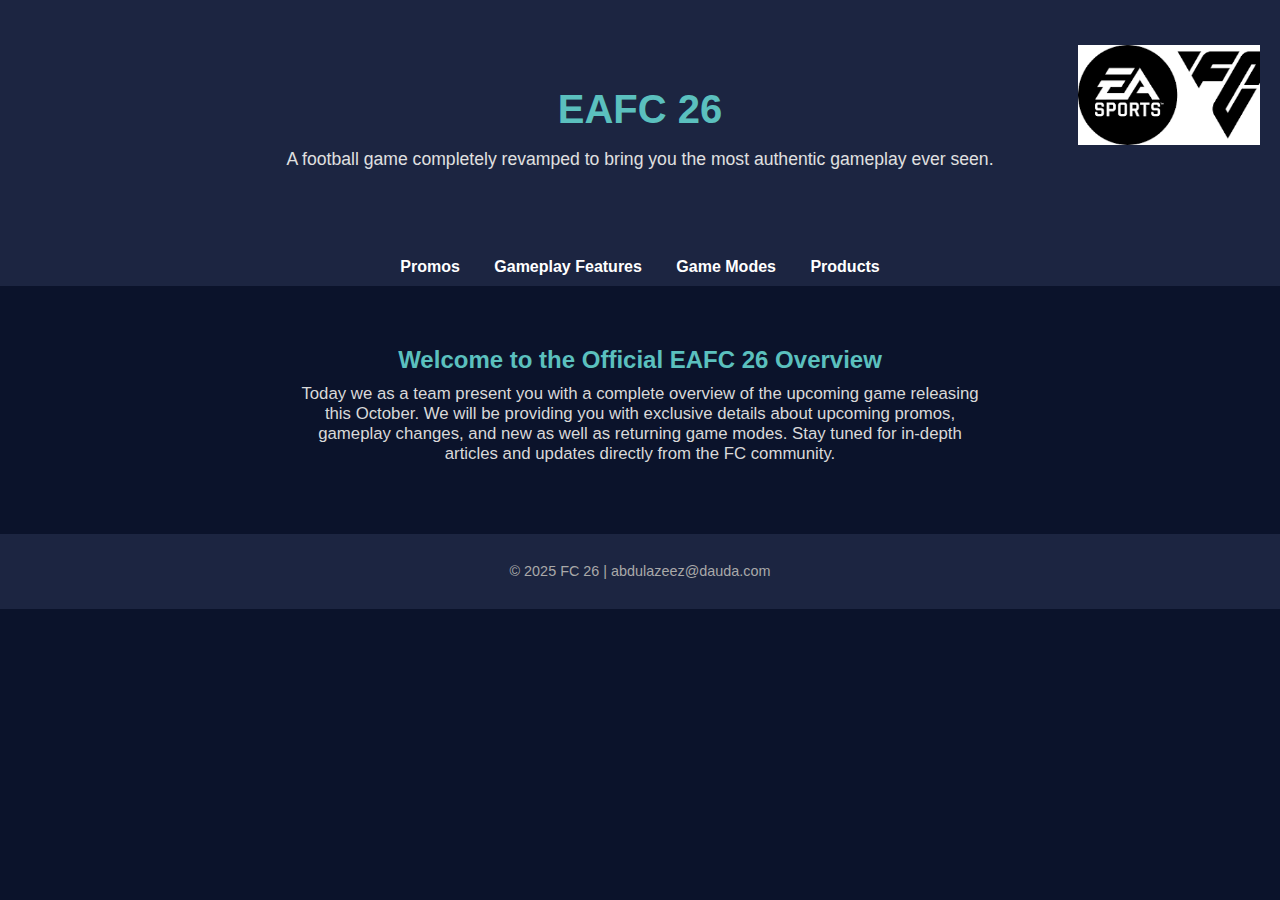
<file: index.html>
<!DOCTYPE html>
<html lang="en">
<head>
  <meta charset="UTF-8">
  <meta name="viewport" content="width=device-width, initial-scale=1.0">
  <meta name="description" content="Latest news of FC26">
  <title>EAFC 26 | Official Info Hub</title>
  <link rel="stylesheet" href="project.css">
</head>
<body>
 
  <header class="fifa">
    <div class="fifatext">
      <h1>EAFC 26</h1>
      <p>A football game completely revamped to bring you the most authentic gameplay ever seen.</p>
    </div>
    <img src="download.png" alt="EAFC 26 Logo" class="fifa-img">
  </header>

  <nav>
    <ul>
      <li><a href="promos.html">Promos</a></li>
      <li><a href="gameplay.html">Gameplay Features</a></li>
      <li><a href="gamemode.html">Game Modes</a></li>
      <li><a href="product.html">Products</a></li>
    </ul>
  </nav>

  <main>
    <section class="intro">
      <h2>Welcome to the Official EAFC 26 Overview</h2>
      <p>
        Today we as a team present you with a complete overview of the upcoming game releasing this October. 
        We will be providing you with exclusive details about upcoming promos, gameplay changes, 
        and new as well as returning game modes. Stay tuned for in-depth articles and updates 
        directly from the FC community.
      </p>
    </section>
  </main>

  <footer>
    <p>© 2025 FC 26 | abdulazeez@dauda.com</p>
  </footer>
</body>
</html>
</file>
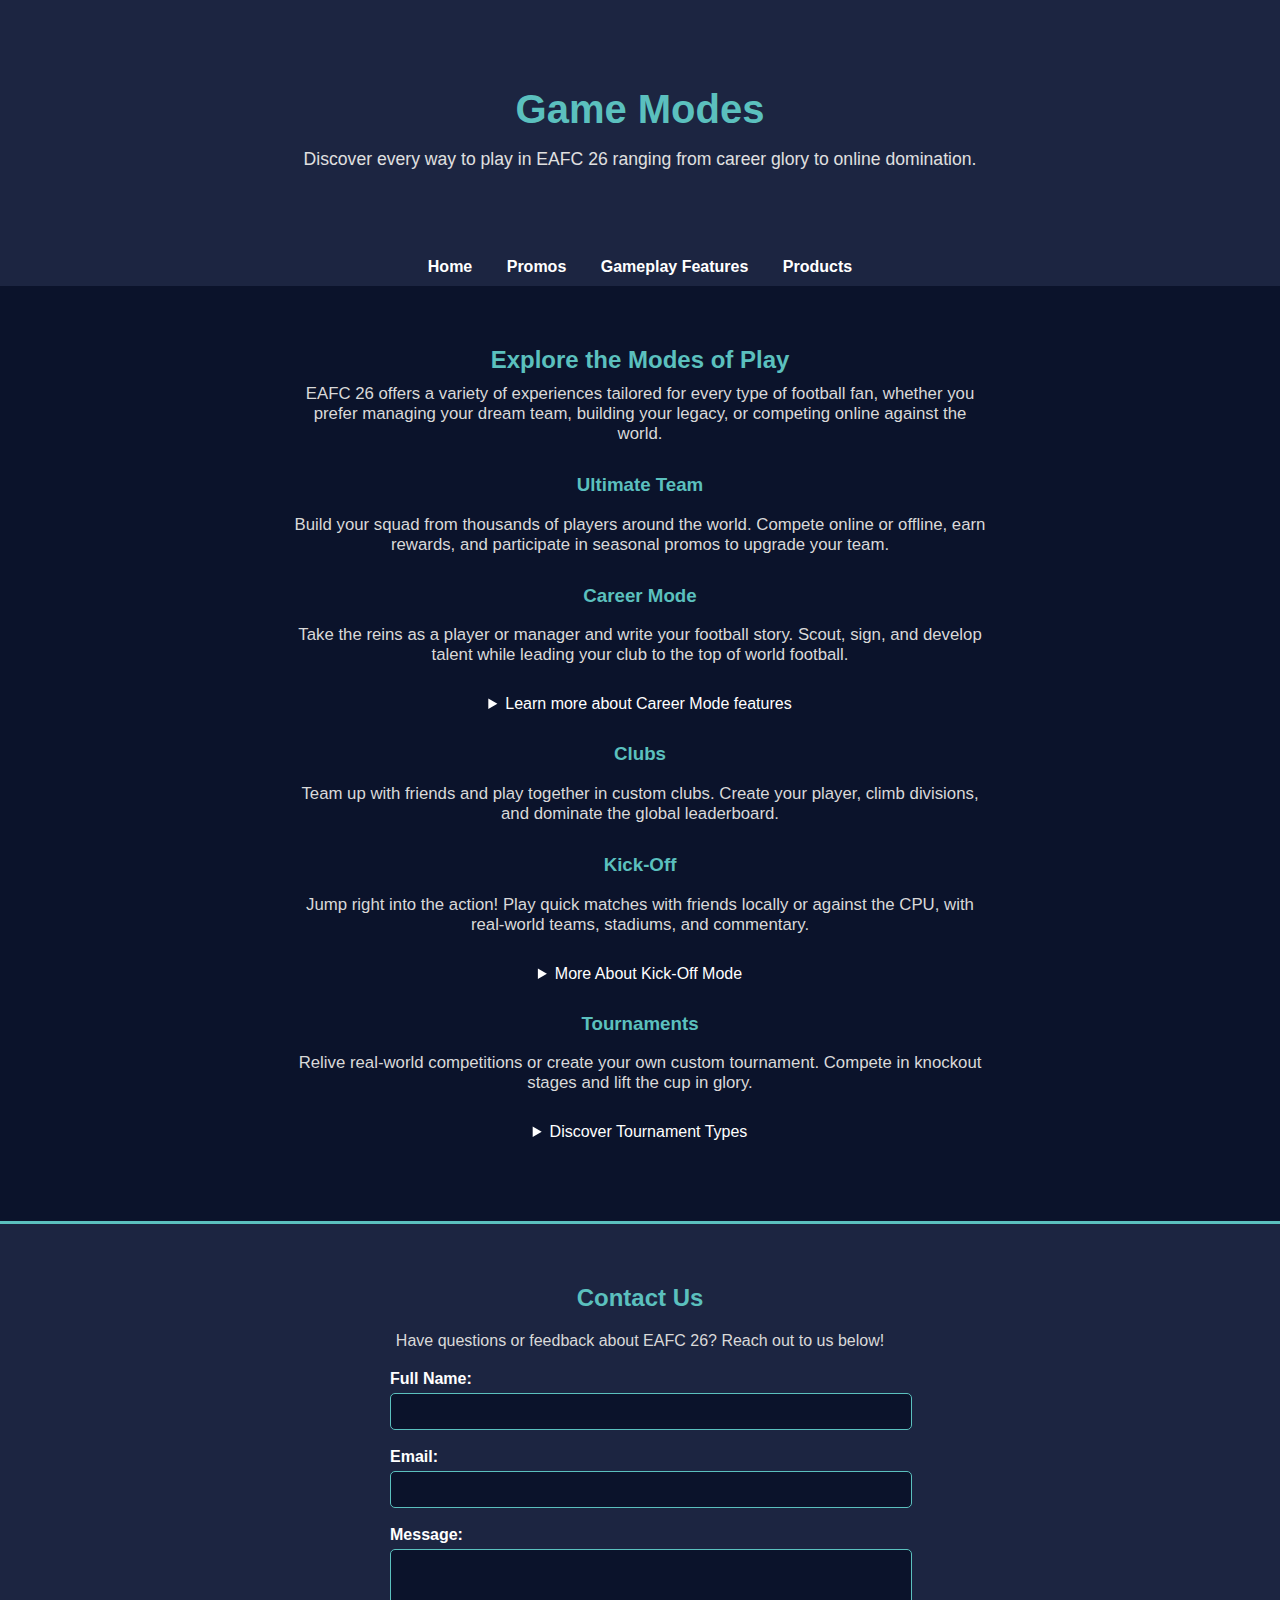
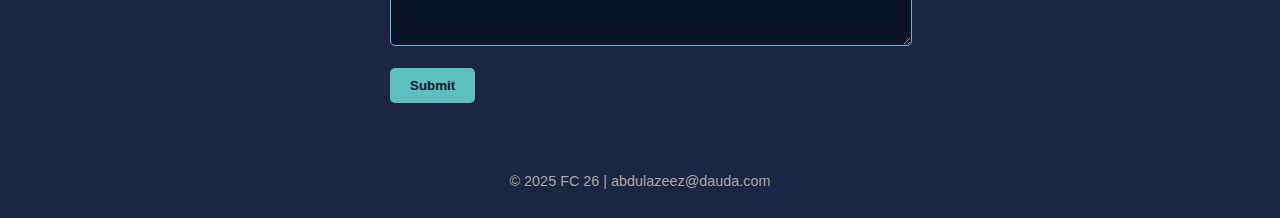
<file: gamemode.html>
<!DOCTYPE html>
<html lang="en">
<head>
  <meta charset="UTF-8">
  <meta name="viewport" content="width=device-width, initial-scale=1.0">
  <meta name="description" content="Showcasing various game modes.">
  <title>Game Modes | EAFC 26</title>
  <link rel="stylesheet" href="project.css">
</head>
<body>

  <header class="fifa">
    <div class="fifatext">
      <h1>Game Modes</h1>
      <p>Discover every way to play in EAFC 26 ranging from career glory to online domination.</p>
    </div>
  </header>

  <nav>
    <ul>
      <li><a href="index.html">Home</a></li>
      <li><a href="promos.html">Promos</a></li>
      <li><a href="gameplay.html">Gameplay Features</a></li>
      <li><a href="product.html">Products</a></li>
    </ul>
  </nav>

  <main>
    <section class="intro">
      <h2>Explore the Modes of Play</h2>
      <p>
        EAFC 26 offers a variety of experiences tailored for every type of football fan, whether you 
        prefer managing your dream team, building your legacy, or competing online against the world.
      </p>
    </section>

    <section>
      <div>
        <h3>Ultimate Team</h3>
        <p>
          Build your squad from thousands of players around the world. Compete online or offline, earn 
          rewards, and participate in seasonal promos to upgrade your team.
        </p>
      </div>

      <div>
        <h3>Career Mode</h3>
        <p>
          Take the reins as a player or manager and write your football story. Scout, sign, and develop 
          talent while leading your club to the top of world football.
        </p>  
        <details>
        <summary>Learn more about Career Mode features</summary>
        <p>
        Career Mode now includes a dynamic player growth system, improved transfer negotiations,
        and more in-depth press interactions that impact player morale.
        </p>
        </details>

      </div>

      <div>
        <h3>Clubs</h3>
        <p>
          Team up with friends and play together in custom clubs. Create your player, climb divisions, 
          and dominate the global leaderboard.
        </p>
      </div>

      <div>
        <h3>Kick-Off</h3>
        <p>
          Jump right into the action! Play quick matches with friends locally or against the CPU, with 
          real-world teams, stadiums, and commentary.
        </p>
        <details>
        <summary>More About Kick-Off Mode</summary>
        <p>
        In Kick-Off, you can now save custom matchups, track head-to-head records, 
        and explore new stadium atmospheres and commentary styles for a more immersive experience.
        </p>
        </details>
      </div>

      <div>
        <h3>Tournaments</h3>
        <p>
          Relive real-world competitions or create your own custom tournament. Compete in knockout stages 
          and lift the cup in glory.
        </p>
        <details>
        <summary>Discover Tournament Types</summary>
        <ul>
        <li>Ultimate Scream</li>
        <li>FC Pro</li>
        <li>Custom League</li>
        </ul>
        </details>
      </div>
    </section>
  </main>
      <section class="contact">
      <h2>Contact Us</h2>
      <p>Have questions or feedback about EAFC 26? Reach out to us below!</p>

      <form method="post" action="https://webdevbasics.net/scripts/demo.php">
        <label for="name">Full Name:</label><br>
        <input type="text" id="name" name="name" required><br><br>

        <label for="email">Email:</label><br>
        <input type="email" id="email" name="email" required><br><br>

        <label for="message">Message:</label><br>
        <textarea id="message" name="message" rows="5" cols="40" required></textarea><br><br>

        <input type="submit" value="Submit">
      </form>
    </section>


  <footer>
    <p>© 2025 FC 26 | abdulazeez@dauda.com</p>
  </footer>
</body>
</html>
</file>
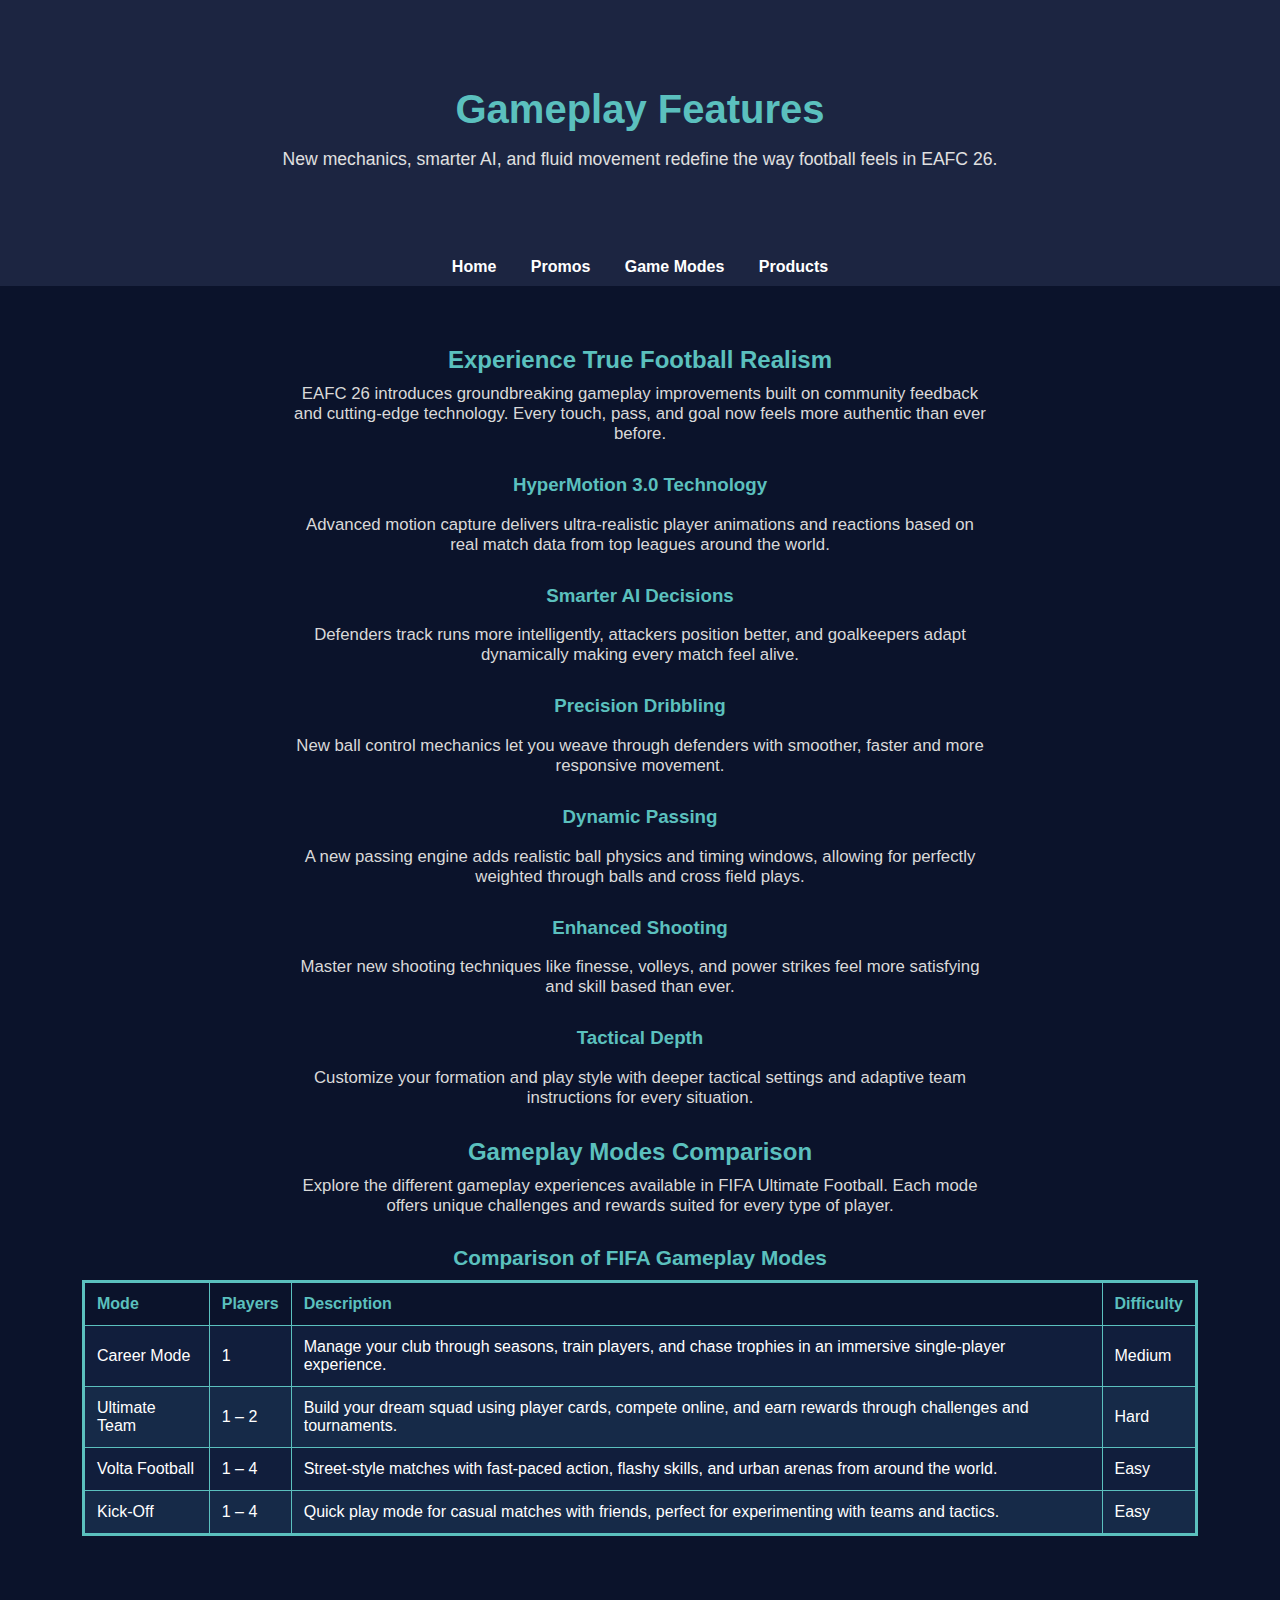
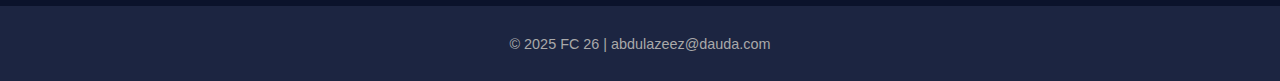
<file: gameplay.html>
<!DOCTYPE html>
<html lang="en">
<head>
  <meta charset="UTF-8">
  <meta name="viewport" content="width=device-width, initial-scale=1.0">
  <meta name="description" content="Showcasing various gameplay features">
  <title>Gameplay Features | EAFC 26</title>
  <link rel="stylesheet" href="project.css">
</head>
<body>

  <header class="fifa">
    <div class="fifatext">
      <h1>Gameplay Features</h1>
      <p>New mechanics, smarter AI, and fluid movement redefine the way football feels in EAFC 26.</p>
    </div>
  </header>

  <nav>
    <ul>
      <li><a href="index.html">Home</a></li>
      <li><a href="promos.html">Promos</a></li>
      <li><a href="gamemode.html">Game Modes</a></li>
      <li><a href="product.html">Products</a></li>
    </ul>
  </nav>

  <main>
    <section class="intro">
      <h2>Experience True Football Realism</h2>
      <p>
        EAFC 26 introduces groundbreaking gameplay improvements built on community feedback and cutting-edge 
        technology. Every touch, pass, and goal now feels more authentic than ever before.
      </p>
    </section>

    <section>
      <div>
        <h3>HyperMotion 3.0 Technology</h3>
        <p>
          Advanced motion capture delivers ultra-realistic player animations and reactions 
          based on real match data from top leagues around the world.
        </p>
      </div>

      <div>
        <h3>Smarter AI Decisions</h3>
        <p>
          Defenders track runs more intelligently, attackers position better, and goalkeepers 
          adapt dynamically making every match feel alive.
        </p>
      </div>

      <div>
        <h3>Precision Dribbling</h3>
        <p>
          New ball control mechanics let you weave through defenders with smoother, faster 
          and more responsive movement.
        </p>
      </div>

      <div>
        <h3>Dynamic Passing</h3>
        <p>
          A new passing engine adds realistic ball physics and timing windows, allowing for 
          perfectly weighted through balls and cross field plays.
        </p>
      </div>

      <div>
        <h3>Enhanced Shooting</h3>
        <p>
          Master new shooting techniques like finesse, volleys, and power strikes feel more 
          satisfying and skill based than ever.
        </p>
      </div>

      <div>
        <h3>Tactical Depth</h3>
        <p>
          Customize your formation and play style with deeper tactical settings and adaptive 
          team instructions for every situation.
        </p>
      </div>
    </section>

    <section>
  <h2>Gameplay Modes Comparison</h2>
  <p>Explore the different gameplay experiences available in FIFA Ultimate Football. Each mode offers unique challenges and rewards suited for every type of player.</p>

  <table>
    <caption>Comparison of FIFA Gameplay Modes</caption>
    <thead>
      <tr>
        <th scope="col">Mode</th>
        <th scope="col">Players</th>
        <th scope="col">Description</th>
        <th scope="col">Difficulty</th>
      </tr>
    </thead>
    <tbody>
      <tr>
        <td>Career Mode</td>
        <td>1</td>
        <td>Manage your club through seasons, train players, and chase trophies in an immersive single-player experience.</td>
        <td>Medium</td>
      </tr>
      <tr>
        <td>Ultimate Team</td>
        <td>1 – 2</td>
        <td>Build your dream squad using player cards, compete online, and earn rewards through challenges and tournaments.</td>
        <td>Hard</td>
      </tr>
      <tr>
        <td>Volta Football</td>
        <td>1 – 4</td>
        <td>Street-style matches with fast-paced action, flashy skills, and urban arenas from around the world.</td>
        <td>Easy</td>
      </tr>
      <tr>
        <td>Kick-Off</td>
        <td>1 – 4</td>
        <td>Quick play mode for casual matches with friends, perfect for experimenting with teams and tactics.</td>
        <td>Easy</td>
      </tr>
    </tbody>
  </table>
</section>
  </main>

  <footer>
    <p>© 2025 FC 26 | abdulazeez@dauda.com</p>
  </footer>
</body>
</html>
</file>
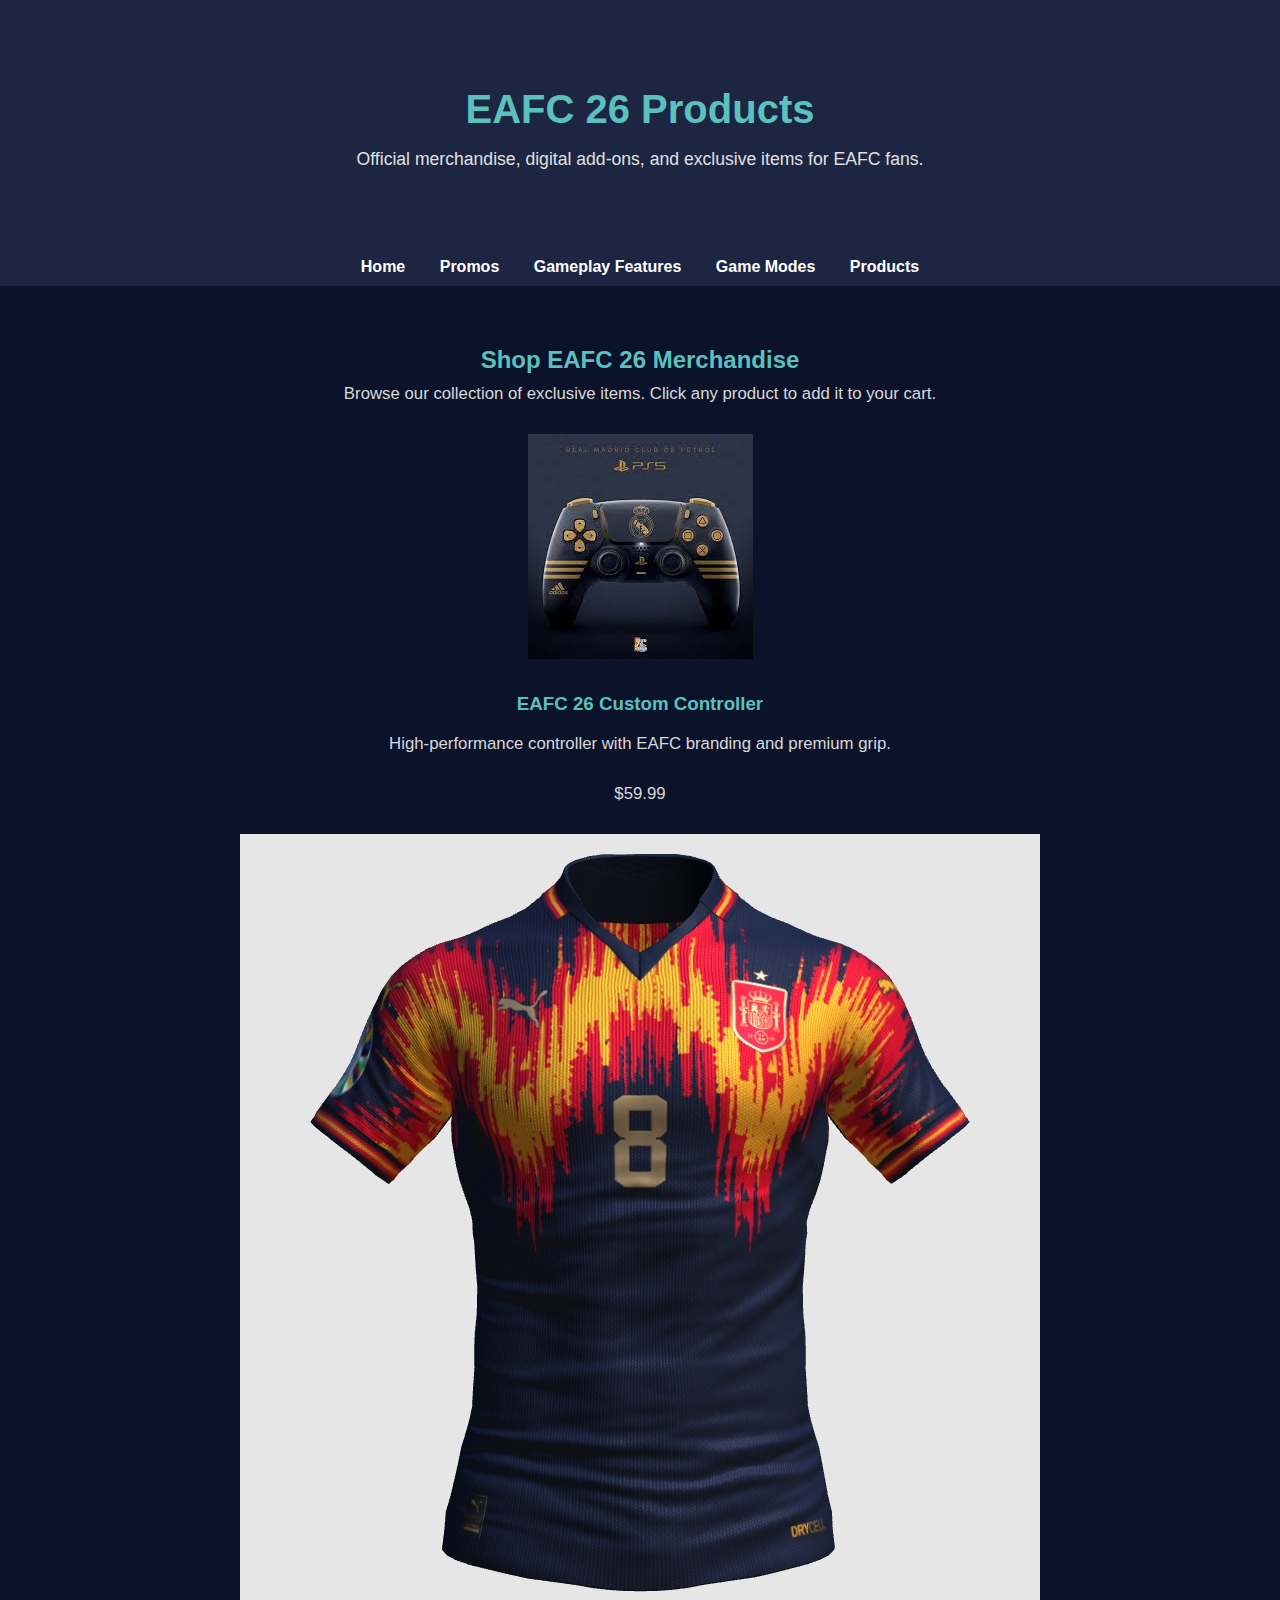
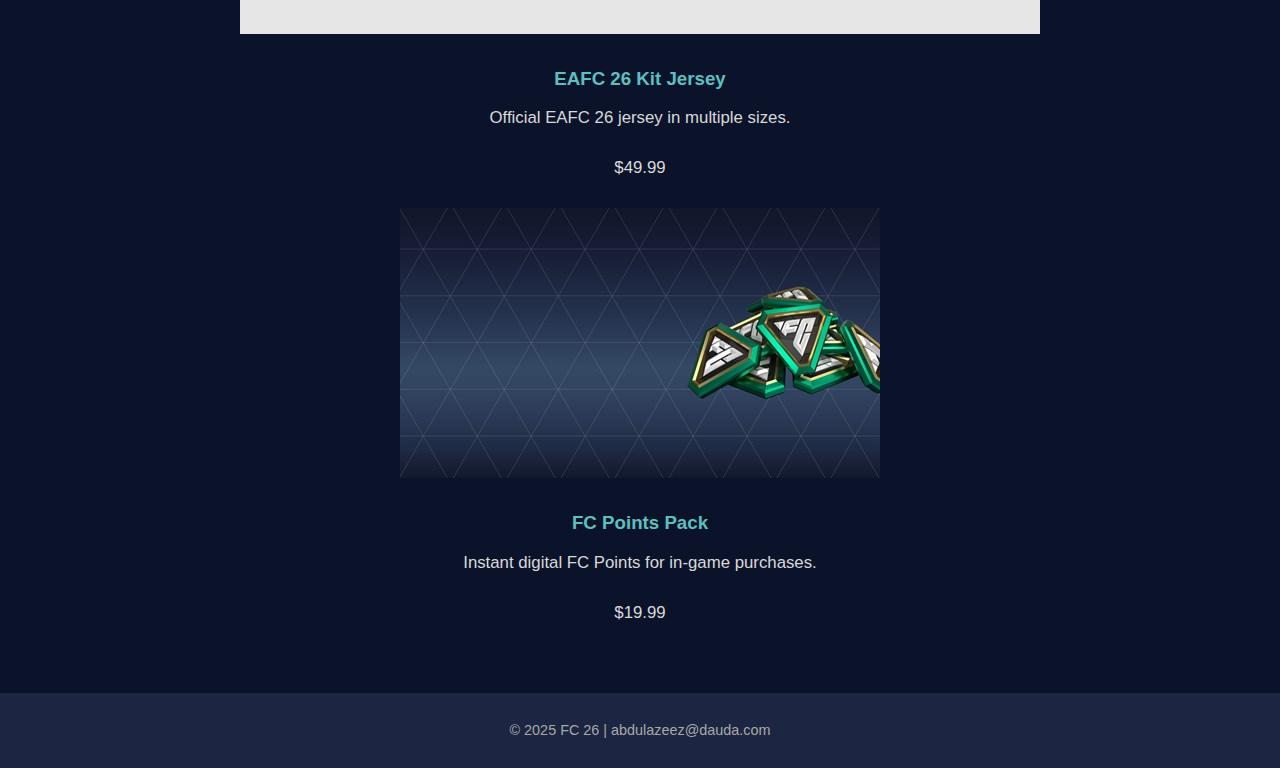
<file: product.html>
<!DOCTYPE html>
<html lang="en">
<head>
  <meta charset="UTF-8">
  <meta name="viewport" content="width=device-width, initial-scale=1.0">
  <meta name="description" content="Merch and in‑game currency">
  <title>Products | EAFC 26 Shop</title>
  <link rel="stylesheet" href="project.css">
</head>
<body>

  <header class="fifa">
    <div class="fifatext">
      <h1>EAFC 26 Products</h1>
      <p>Official merchandise, digital add-ons, and exclusive items for EAFC fans.</p>
    </div>
  </header>

  <nav>
    <ul>
      <li><a href="index.html">Home</a></li>
      <li><a href="promos.html">Promos</a></li>
      <li><a href="gameplay.html">Gameplay Features</a></li>
      <li><a href="gamemode.html">Game Modes</a></li>
      <li><a href="products.html" class="active">Products</a></li>
    </ul>
  </nav>

  <main>
    <section class="intro">
      <h2>Shop EAFC 26 Merchandise</h2>
      <p>Browse our collection of exclusive items. Click any product to add it to your cart.</p>
    </section>

    <section class="product-grid">

      <!-- Product 1 -->
      <div class="product-card">
        <img src="images.jpeg" alt="EAFC 26 Custom Controller">
        <h3>EAFC 26 Custom Controller</h3>
        <p>High‑performance controller with EAFC branding and premium grip.</p>
        <p class="price">$59.99</p>
        <!-- PayPal Button for Controller -->
<div id="paypal-controller"></div>
<script src="https://www.paypal.com/sdk/js?client-id=AX_YnyR7ZXvJRhUbaXxSPFTXOl6KaNyPGF6aIUcDKGbJIwpLyMA3xq0cfum-uI251f-TcilQ3u2tBGZP&currency=USD"></script>
<script>
paypal.Buttons({
    createOrder: function(data, actions) {
        return actions.order.create({
            purchase_units: [{ amount: { value: '59.99' }, description: 'EAFC 26 Custom Controller' }]
        });
    },
    onApprove: function(data, actions) {
        return actions.order.capture().then(function(details) {
            alert('Payment completed by ' + details.payer.name.given_name + '!');
        });
    }
}).render('#paypal-controller');
</script>
      </div>

      <!-- Product 2 -->
      <div class="product-card">
        <img src="GJWNCRAXQAACszV.jpg" alt="EAFC 26 Kit Jersey">
        <h3>EAFC 26 Kit Jersey</h3>
        <p>Official EAFC 26 jersey in multiple sizes.</p>
        <p class="price">$49.99</p>
        <!-- PayPal Button for Jersey -->
<div id="paypal-jersey"></div>
<script>
paypal.Buttons({
    createOrder: function(data, actions) {
        return actions.order.create({
            purchase_units: [{ amount: { value: '49.99' }, description: 'EAFC 26 Kit Jersey' }]
        });
    },
    onApprove: function(data, actions) {
        return actions.order.capture().then(function(details) {
            alert('Payment completed by ' + details.payer.name.given_name + '!');
        });
    }
}).render('#paypal-jersey');
</script>
      </div>

      <!-- Product 3 -->
      <div class="product-card">
        <img src="apps.1604.14498868119772737.a043c9b2-fba9-400f-abaf-3df6b2144e10.jpeg" alt="EAFC 26 Points Pack">
        <h3>FC Points Pack</h3>
        <p>Instant digital FC Points for in‑game purchases.</p>
        <p class="price">$19.99</p>
        <!-- PayPal Button for Points Pack -->
<div id="paypal-points"></div>
<script>
paypal.Buttons({
    createOrder: function(data, actions) {
        return actions.order.create({
            purchase_units: [{ amount: { value: '19.99' }, description: 'FC Points Pack' }]
        });
    },
    onApprove: function(data, actions) {
        return actions.order.capture().then(function(details) {
            alert('Payment completed by ' + details.payer.name.given_name + '!');
        });
    }
}).render('#paypal-points');
</script>
      </div>

    </section>
  </main>

  <footer>
    <p>© 2025 FC 26 | abdulazeez@dauda.com</p>
  </footer>

</body>
</html>
</file>
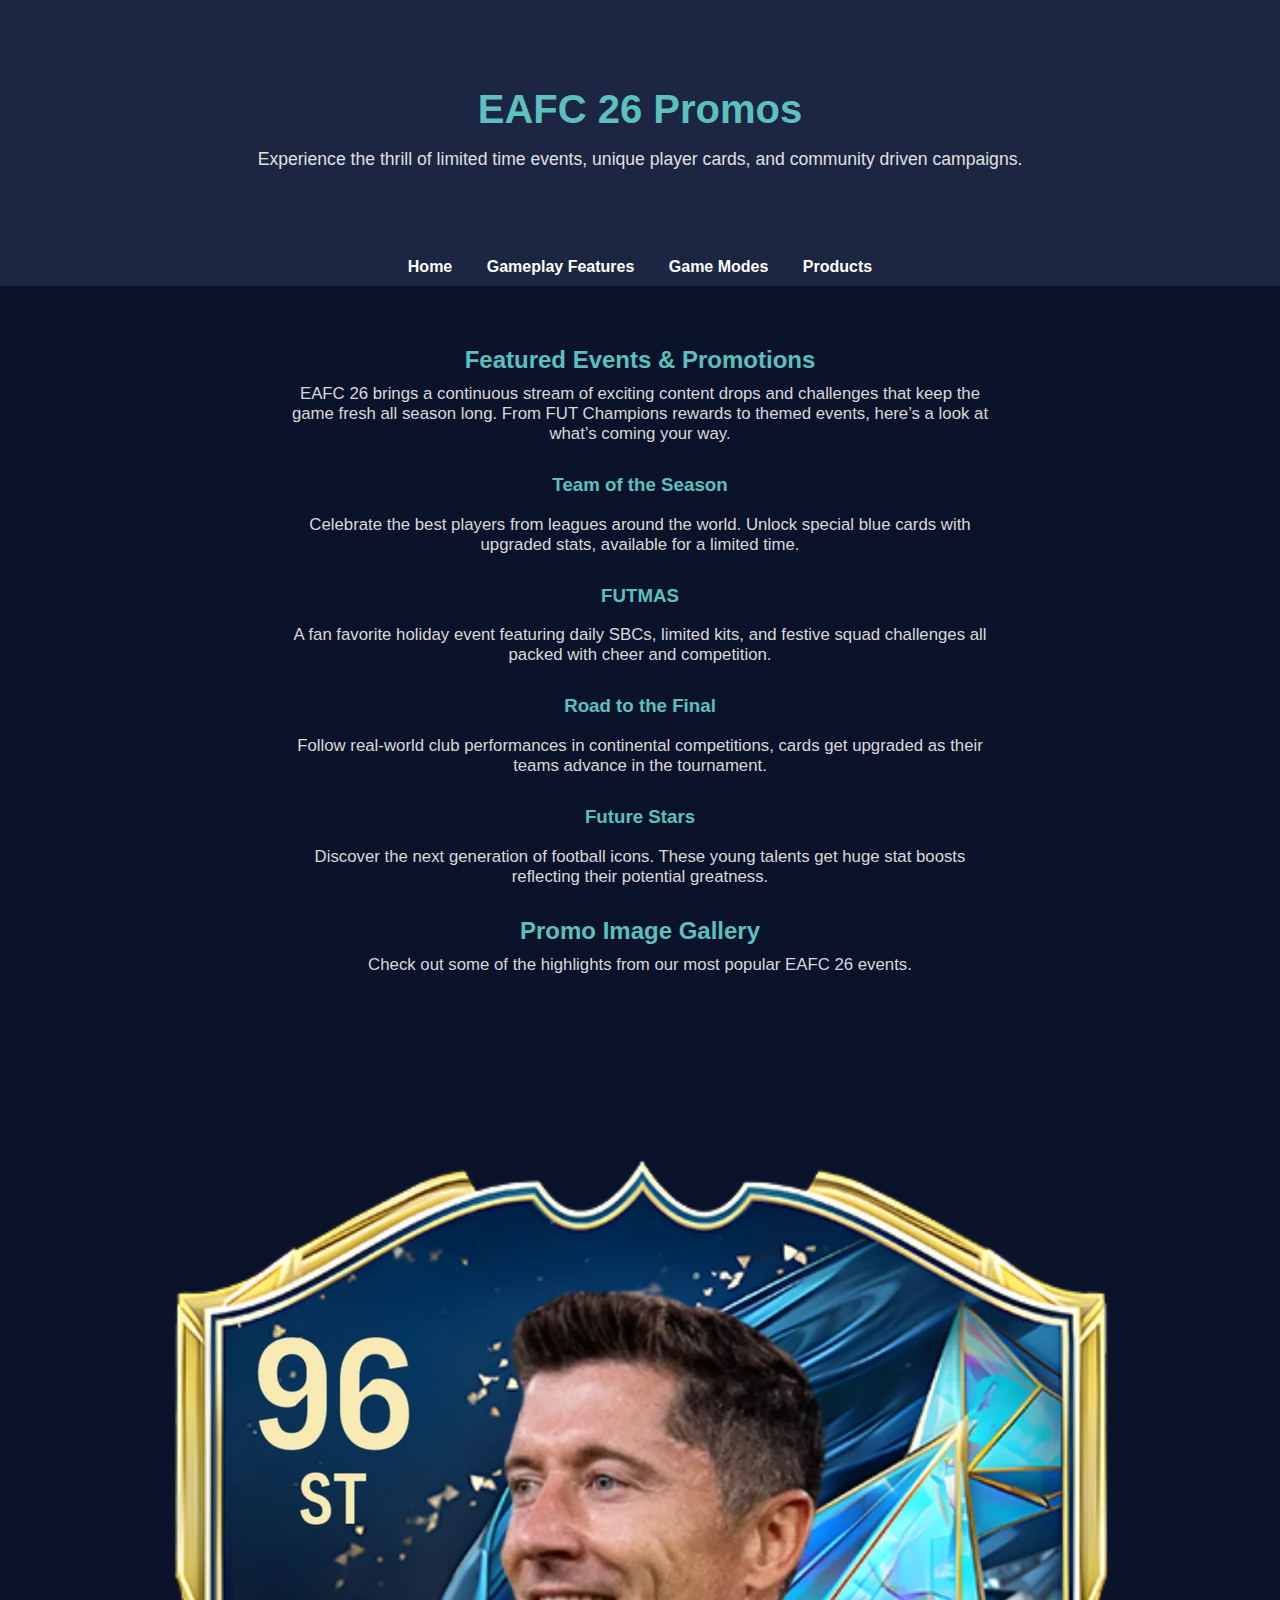
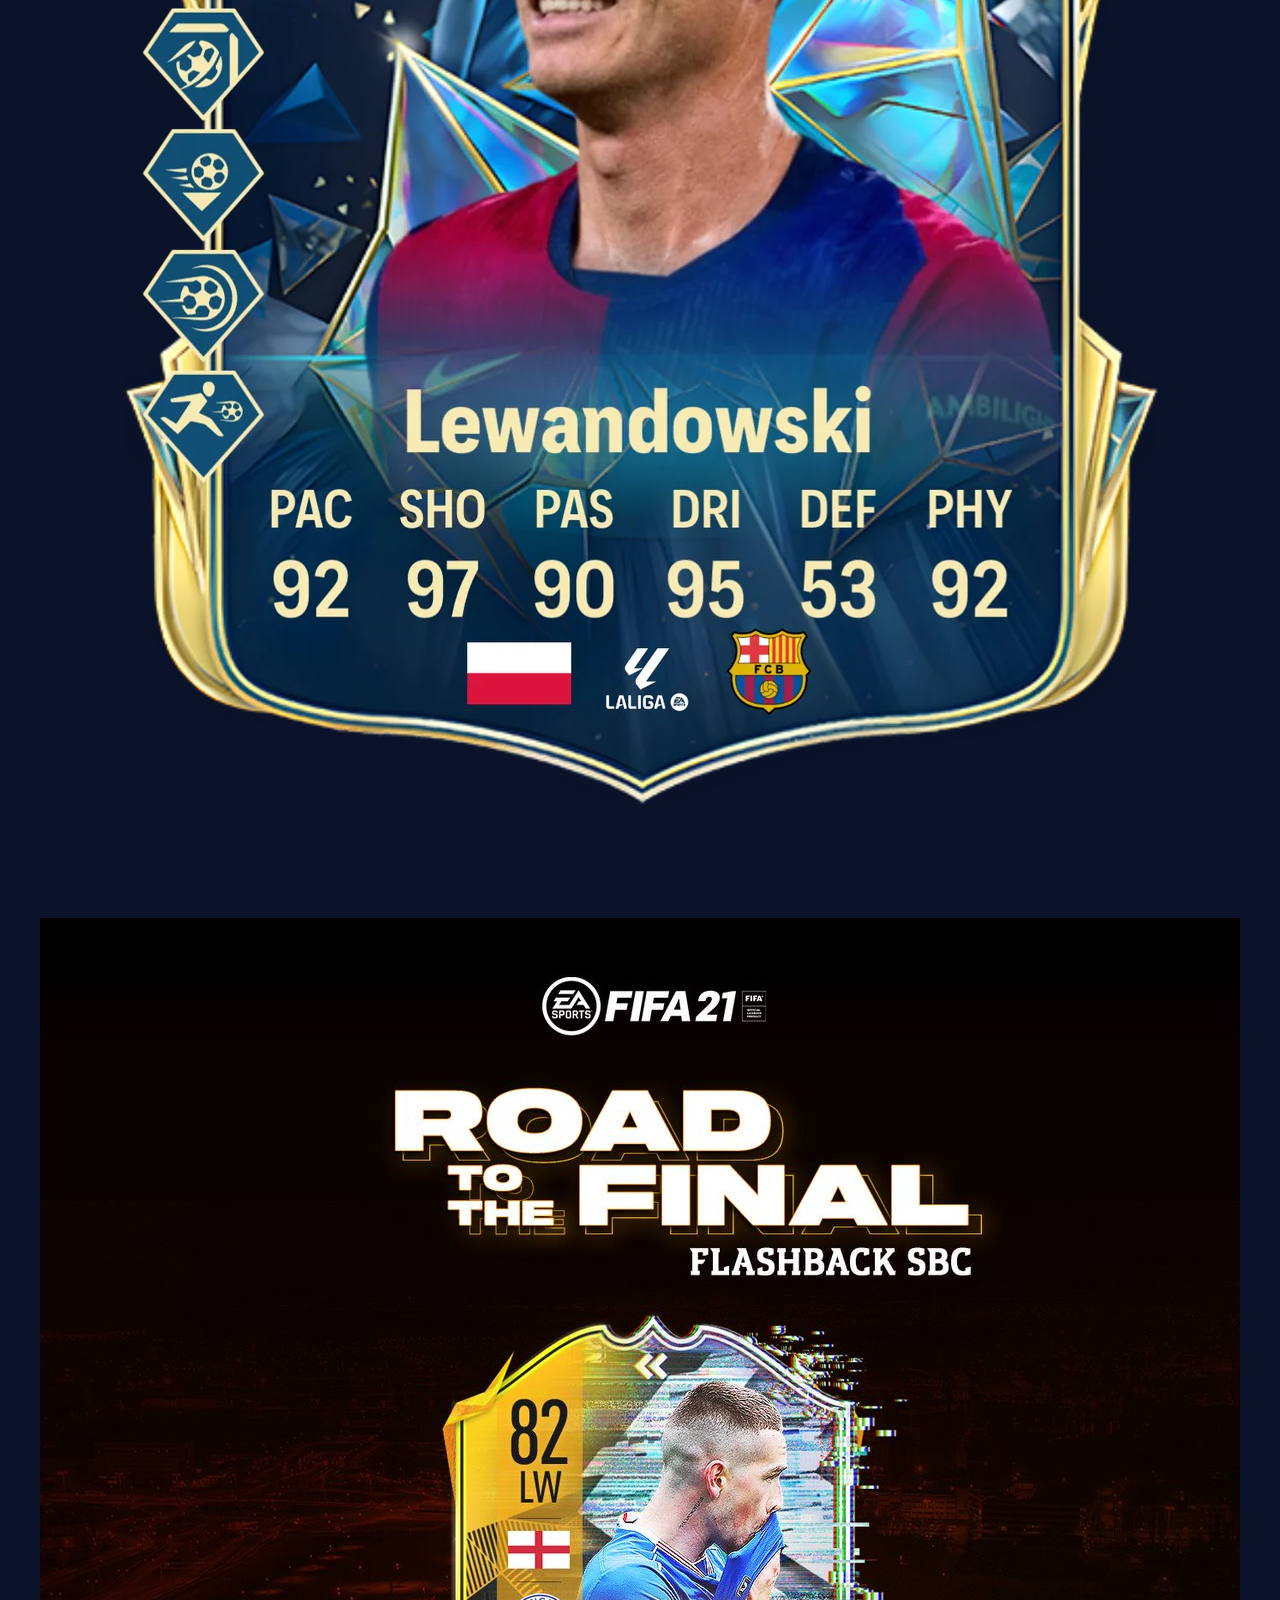
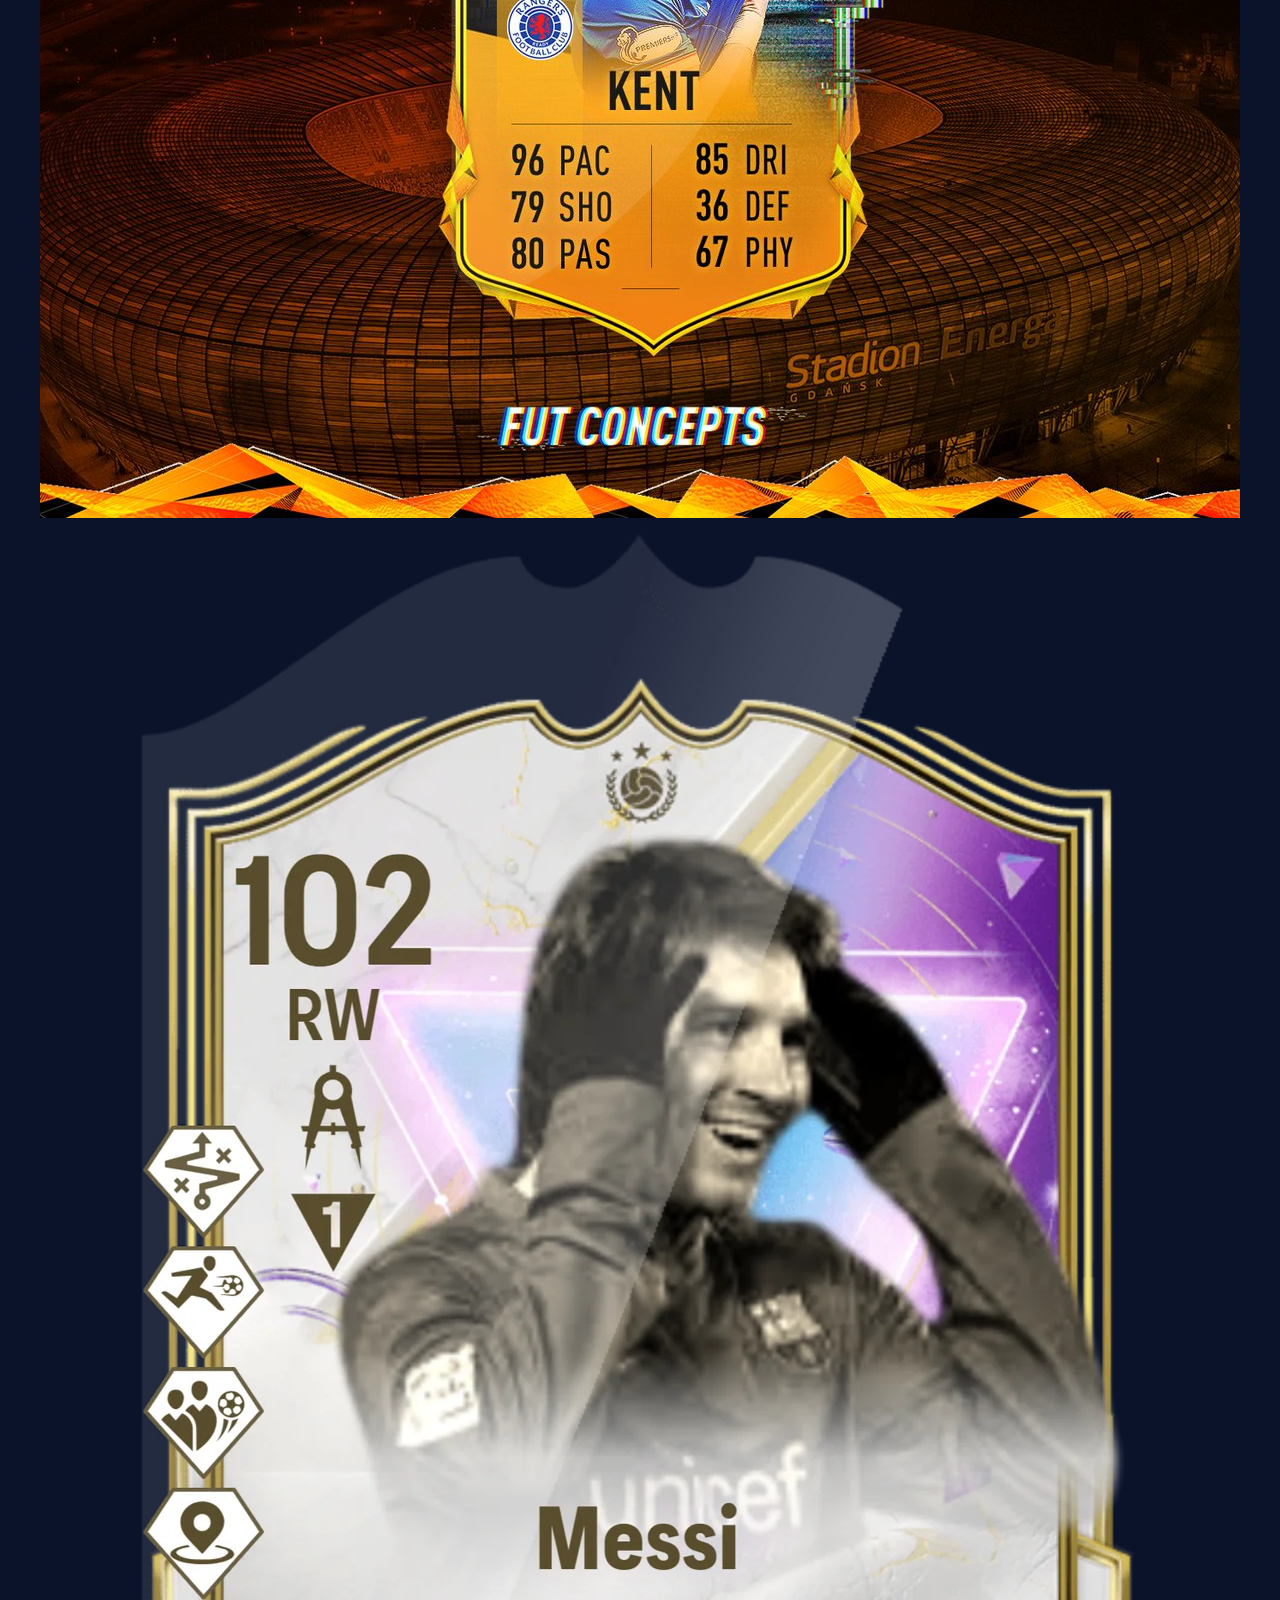
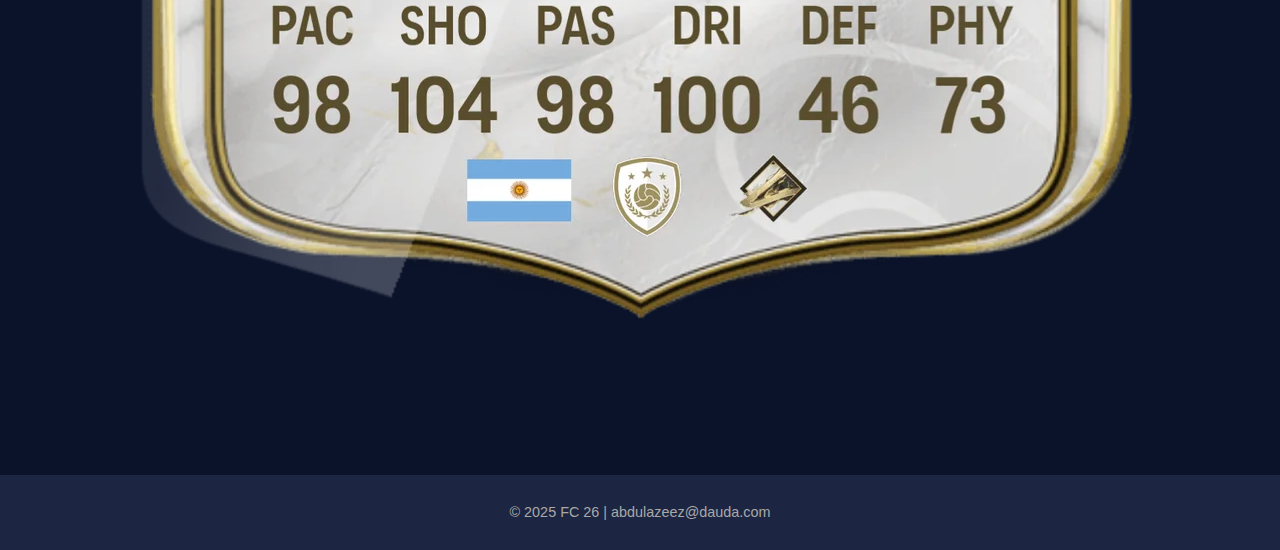
<file: promos.html>
<!DOCTYPE html>
<html lang="en">
<head>
  <meta charset="UTF-8">
  <meta name="viewport" content="width=device-width, initial-scale=1.0">
  <meta name="description" content="Current and upcoming FC promos">
  <title>Promos | EAFC 26</title>
  <link rel="stylesheet" href="project.css">
</head>
<body>

  <header class="fifa">
    <div class="fifatext">
      <h1>EAFC 26 Promos</h1>
      <p>Experience the thrill of limited time events, unique player cards, and community driven campaigns.</p>
    </div>
  </header>

  <nav>
    <ul>
      <li><a href="index.html">Home</a></li>
      <li><a href="gameplay.html">Gameplay Features</a></li>
      <li><a href="gamemode.html">Game Modes</a></li>
      <li><a href="product.html">Products</a></li>
    </ul>
  </nav>

  <main>
    <section class="intro">
      <h2>Featured Events & Promotions</h2>
      <p>
        EAFC 26 brings a continuous stream of exciting content drops and challenges 
        that keep the game fresh all season long. From FUT Champions rewards to 
        themed events, here’s a look at what’s coming your way.
      </p>
    </section>

    <section>
      <div>
        <h3>Team of the Season</h3>
        <p>
          Celebrate the best players from leagues around the world. Unlock special blue cards 
          with upgraded stats, available for a limited time.
        </p>
      </div>

      <div>
        <h3>FUTMAS</h3>
        <p>
          A fan favorite holiday event featuring daily SBCs, limited kits, and festive squad 
          challenges all packed with cheer and competition.
        </p>
      </div>

      <div>
        <h3>Road to the Final</h3>
        <p>
          Follow real-world club performances in continental competitions, cards get upgraded 
          as their teams advance in the tournament.
        </p>
      </div>

      <div>
        <h3>Future Stars</h3>
        <p>
          Discover the next generation of football icons. These young talents get huge stat boosts 
          reflecting their potential greatness.
        </p>
      </div>

      <section class="gallery-section">
      <h2>Promo Image Gallery</h2>
      <p>Check out some of the highlights from our most popular EAFC 26 events.</p>
  
      <div class="gallery">
      <img src="tots-lewandowski-concept-v0-ybynjj4lr61f1.webp" alt="Team of the Season Promo">
      <img src="EmdSW-nXUAE33r1.jpg" alt="Road to the Final">
      <img src="future-stars-icon-concept-v0-yoxtcdyxotie1.webp" alt="Future Stars Promo">
    </div>
</section>

    </section>
  </main>

  <footer>
    <p>© 2025 FC 26 | abdulazeez@dauda.com</p>
  </footer>
</body>
</html>
</file>
<file: project.css>
/* Global Styles */
body {
  margin: 0;
  padding: 0;
  font-family: Tahoma, Arial, sans-serif;
  background-color: #0B132B;
  color: #FFFFFF;
  text-align: center;
}

/* Header */
.fifa {
  background-color: #1C2541;
  padding: 60px 20px;
}

.fifa h1 {
  font-size: 2.5em;
  color: #5BC0BE;
  margin-bottom: 10px;
}

.fifa p {
  font-size: 1.1em;
  color: #E0E0E0;
}

header img {
  position: absolute;
  right: 20px;
  top: 5%;
  height: 100px;
}

/* Navigation Bar */
nav {
  background-color: #1C2541;
  padding: 10px 0;
}

nav ul {
  list-style: none;
  padding: 0;
  margin: 0;
}

nav li {
  display: inline-block;
  margin: 0 15px;
}

nav a {
  text-decoration: none;
  color: #FFFFFF;
  font-weight: bold;
}

nav a:hover {
  color: #5BC0BE;
}

/* Main Content */
main {
  padding: 40px 20px;
}

main h2 {
  color: #5BC0BE;
  margin-bottom: 10px;
}

main p {
  max-width: 700px;
  margin: 10px auto 30px auto;
  color: #D9D9D9;
  font-size: 1.05em;
}

main h3 {
  color: #5BC0BE;
  margin-top: 30px;
}

/* Gameplay Table Styles */
table {
  width: 90%;
  margin: 30px auto;
  border-collapse: collapse;
  background-color: #1C2541;
  color: #FFFFFF;
  border: 3px solid #5BC0BE;
}

caption {
  font-size: 1.3em;
  font-weight: bold;
  color: #5BC0BE;
  margin-bottom: 10px;
}

th, td {
  border: 1.5px solid #5BC0BE;
  padding: 12px;
  text-align: left;
}

th {
  background-color: #0B132B;
  color: #5BC0BE;
}

tr:nth-child(even) {
  background-color: #162A48;
}

tr:nth-child(odd) {
  background-color: #111E3C;
}

tr:hover {
  background-color: #5BC0BE;
  color: #0B132B;
}

/* Footer */
footer {
  background-color: #1C2541;
  padding: 15px;
  font-size: 0.9em;
  color: #A9A9A9;
}

/* Responsive Design */
@media (max-width: 600px) {
  nav li {
    display: block;
    margin: 8px 0;
  }

  table {
    width: 100%;
    font-size: 0.9em;
  }
  
  th, td {
    padding: 8px;
  }
 
}
 /* Contact Form Section */
.contact {
  background-color: #1C2541;
  padding: 40px 20px;
  margin-top: 40px;
  border-top: 3px solid #5BC0BE;
}

.contact h2 {
  color: #5BC0BE;
}

.contact p {
  color: #D9D9D9;
  margin-bottom: 20px;
}

form {
  max-width: 500px;
  margin: 0 auto;
  text-align: left;
}

label {
  color: #FFFFFF;
  font-weight: bold;
}

input[type="text"],
input[type="email"],
textarea {
  width: 100%;
  padding: 10px;
  margin-top: 5px;
  background-color: #0B132B;
  border: 1.5px solid #5BC0BE;
  color: #FFFFFF;
  border-radius: 5px;
}

input[type="submit"] {
  background-color: #5BC0BE;
  color: #0B132B;
  border: none;
  padding: 10px 20px;
  font-weight: bold;
  cursor: pointer;
  border-radius: 5px;
  transition: background-color 0.3s;
}

input[type="submit"]:hover {
  background-color: #3A9A98;
}
</file>
